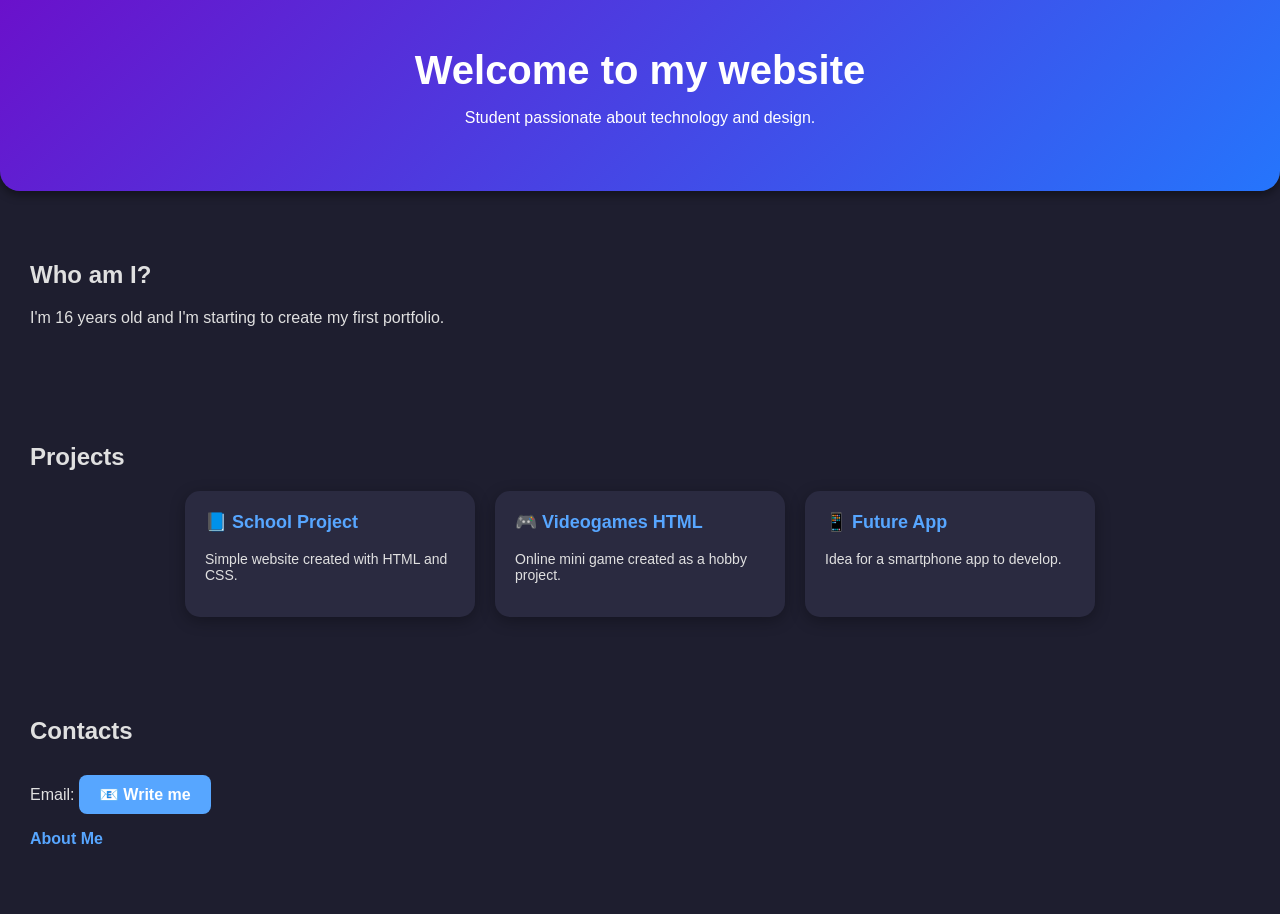
<file: index.html>
<!DOCTYPE html>
<html lang="it">
<head>
  <meta charset="UTF-8">
  <meta name="viewport" content="width=device-width, initial-scale=1.0">
  <title>Welcome to my portfolio</title>
  <link rel="stylesheet" href="stile.css">
</head>
<body>
  <header>
    <h1>Welcome to my website</h1>
    <p>Student passionate about technology and design.</p>
  </header>

  <main>
    <section>
      <h2>Who am I?</h2>
      <p>I'm 16 years old and I'm starting to create my first portfolio.</p>
    </section>

    <section>
  <h2>Projects</h2>
  <div class="progetti-container">
    <div class="progetto-card">
      <h3>📘 School Project</h3>
      <p>Simple website created with HTML and CSS.</p>
    </div>
    <div class="progetto-card">
      <h3>🎮 Videogames HTML</h3>
      <p>Online mini game created as a hobby project.</p>
    </div>
    <div class="progetto-card">
      <h3>📱 Future App</h3>
      <p>Idea for a smartphone app to develop.</p>
    </div>
  </div>
</section>
    <section>
      <h2>Contacts</h2>
      <p>Email: <a href="https://mail.google.com/mail/?view=cm&fs=1&to=stefano0business@gmail.com" class="email-button" target="_blank">📧 Write me</a></p>
	  <p><a href="about.html">About Me</a></p>
    </section>
  </main>
</body>
</html>
</file>
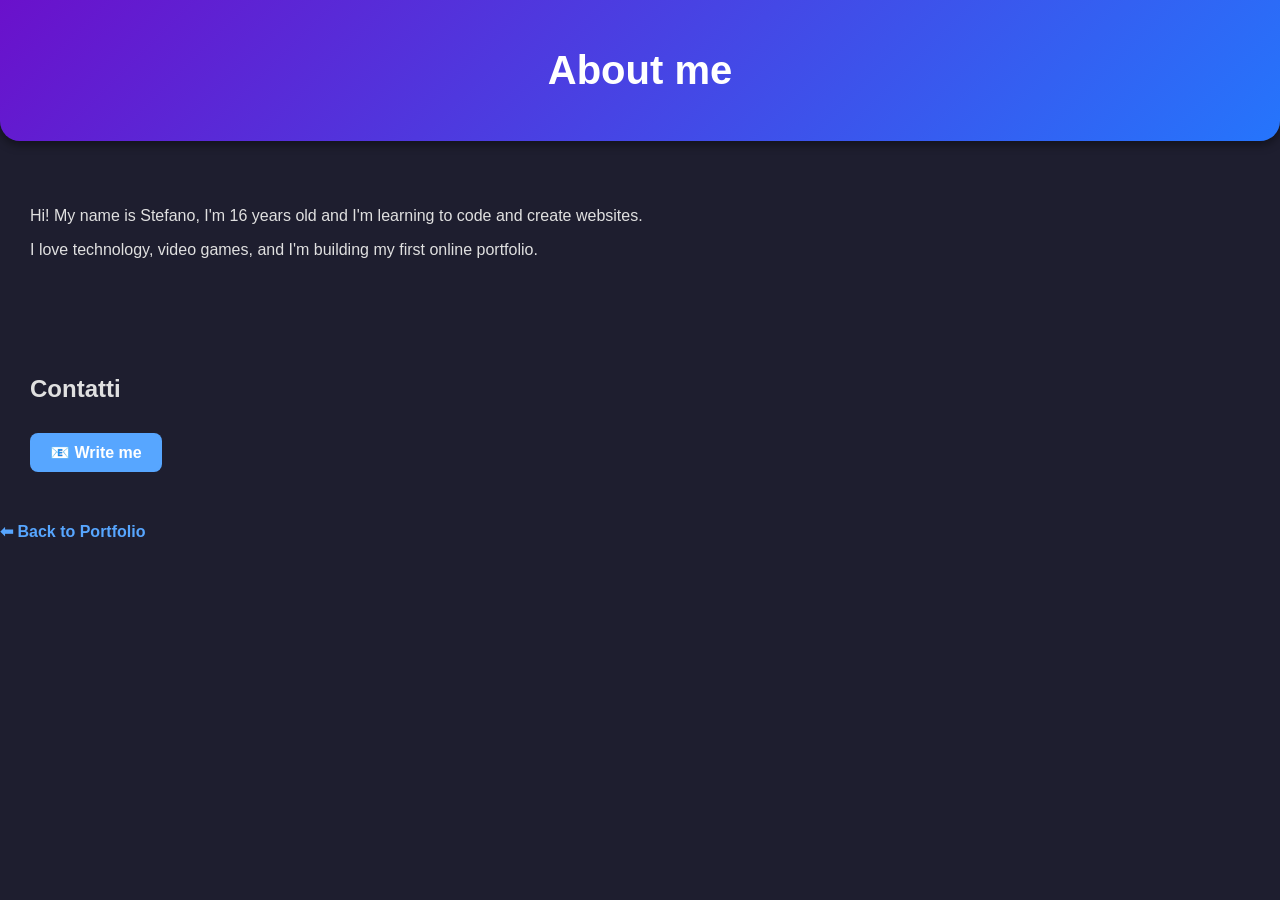
<file: about.html>
<!DOCTYPE html>
<html lang="it">
<head>
  <meta charset="UTF-8">
  <meta name="viewport" content="width=device-width, initial-scale=1.0">
  <title>About Me</title>
  <link rel="stylesheet" href="stile.css">
</head>
<body>
  <header>
    <h1>About me</h1>
  </header>

  <main>
    <section>
      <p>Hi! My name is Stefano, I'm 16 years old and I'm learning to code and create websites.</p>
      <p>I love technology, video games, and I'm building my first online portfolio.</p>
    </section>

    <section>
      <h2>Contatti</h2>
      <a href="https://mail.google.com/mail/?view=cm&fs=1&to=stefano0business@gmail.com" class="email-button" target="_blank">📧 Write me</a>
    </section>

    <footer>
      <p><a href="index.html">⬅ Back to Portfolio</a></p>
    </footer>
  </main>
</body>
</html>
</file>
<file: stile.css>
body {
    font-family: 'Segoe UI', Tahoma, Geneva, Verdana, sans-serif;
    margin: 0;
    padding: 0;
    background-color: #1e1e2f;  /* sfondo scuro */
    color: #e0e0e0;             /* testo chiaro */
}

header {
    background: linear-gradient(135deg, #6a11cb, #2575fc);
    color: white;
    text-align: center;
    padding: 3rem 1rem;
    border-bottom-left-radius: 20px;
    border-bottom-right-radius: 20px;
    box-shadow: 0 4px 10px rgba(0,0,0,0.4);
}

h1 {
    margin: 0;
    font-size: 2.5rem;
}

section {
    padding: 30px;
    margin: 20px auto;
}

/* Bottone email */
.email-button {
    display: inline-block;
    padding: 10px 20px;
    background-color: #57a6ff;
    color: white;
    font-weight: bold;
    border-radius: 8px;
    text-decoration: none;
    transition: 0.3s;
    font-size: 16px;
    margin-top: 10px;
}

.email-button:hover {
    background-color: #1e90ff;
}

/* Progetti in card */
.progetti-container {
    display: flex;
    flex-wrap: wrap;
    justify-content: center;
    gap: 20px;
    margin-top: 20px;
}

.progetto-card {
    background-color: #2a2a40;
    color: #e0e0e0; /* testo chiaro */
    padding: 20px;
    border-radius: 15px;
    box-shadow: 0 4px 15px rgba(0,0,0,0.3);
    width: 250px;
    transition: transform 0.3s, box-shadow 0.3s;
}

.progetto-card:hover {
    transform: scale(1.25); /* ingrandisce leggermente */
    box-shadow: 0 10px 25px rgba(0,0,0,0.6); /* ombra più evidente */
}
.progetto-card h3 {
    margin-top: 0;
    font-size: 18px;
    color: #57a6ff;
}

.progetto-card p {
    font-size: 14px;
}

a {
    color: #57a6ff;
    text-decoration: none;
    font-weight: bold;
}

a:hover {
    text-decoration: underline;
}
</file>
